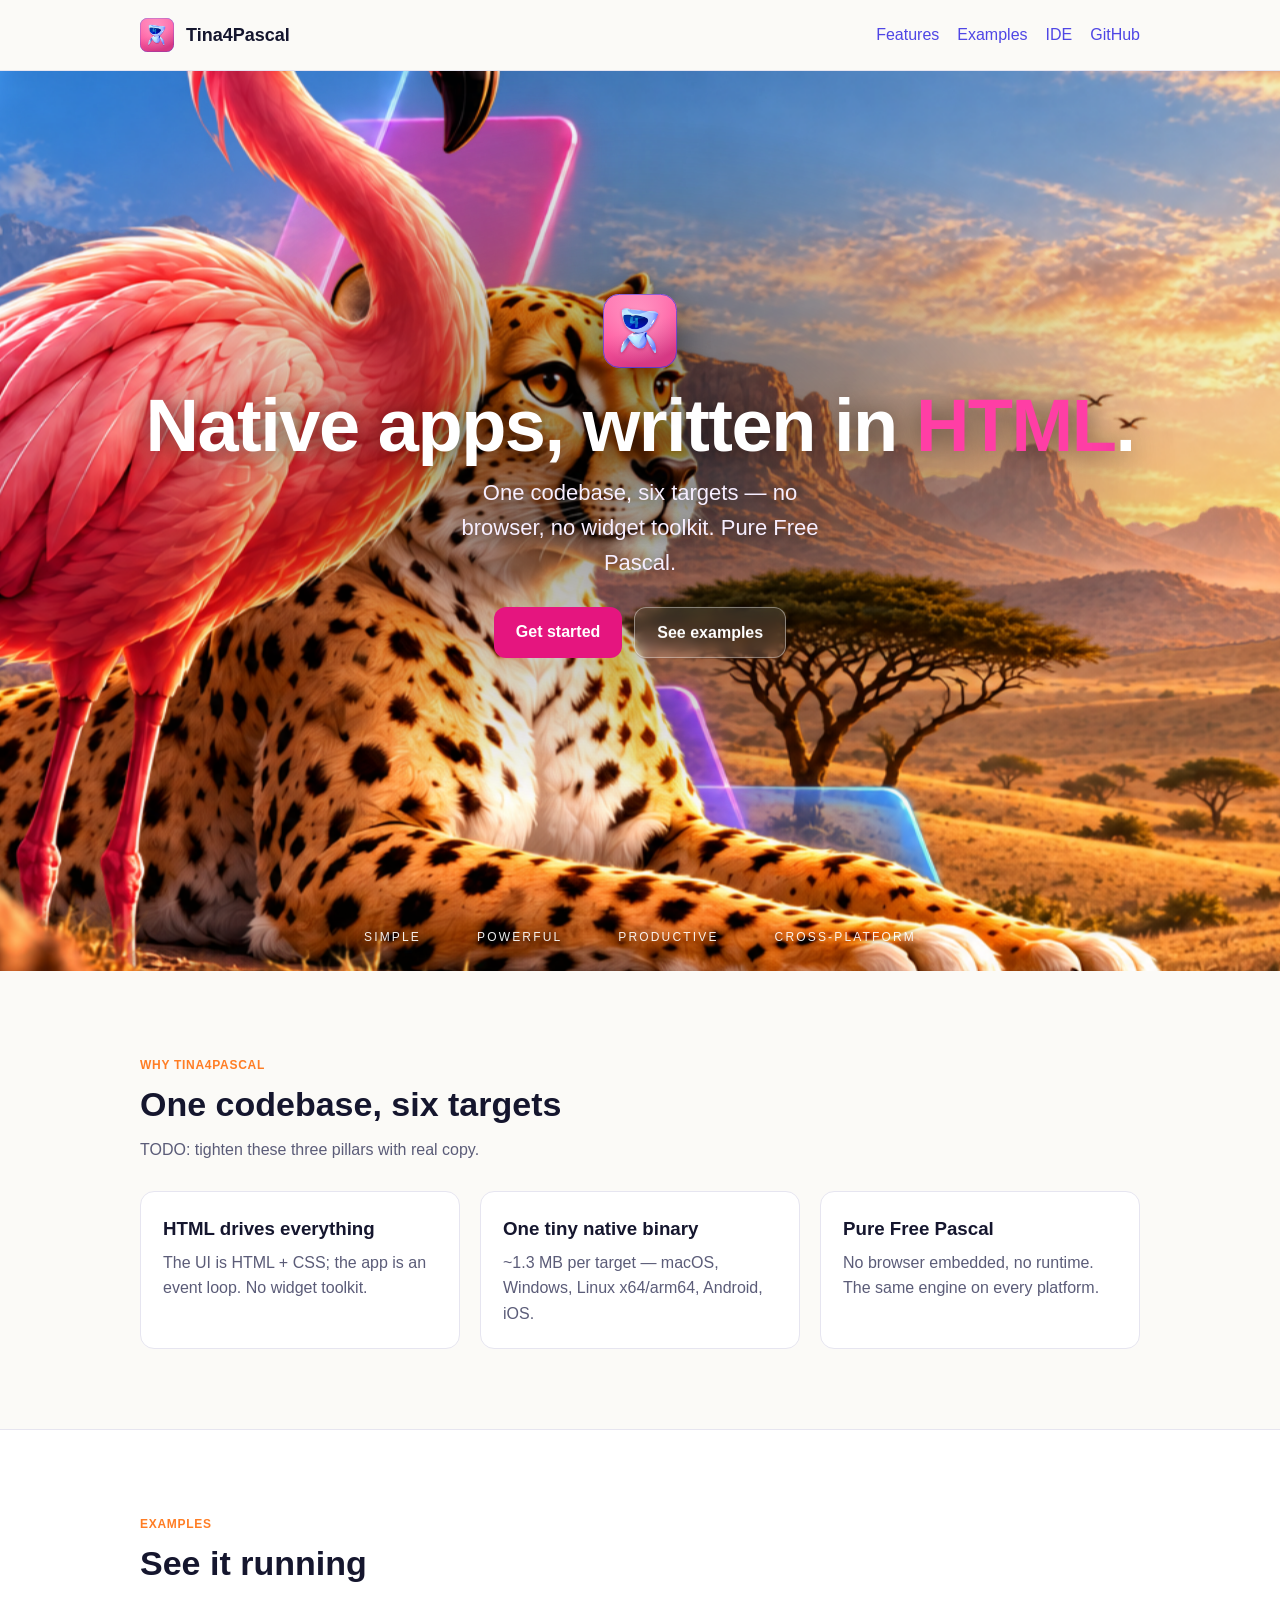
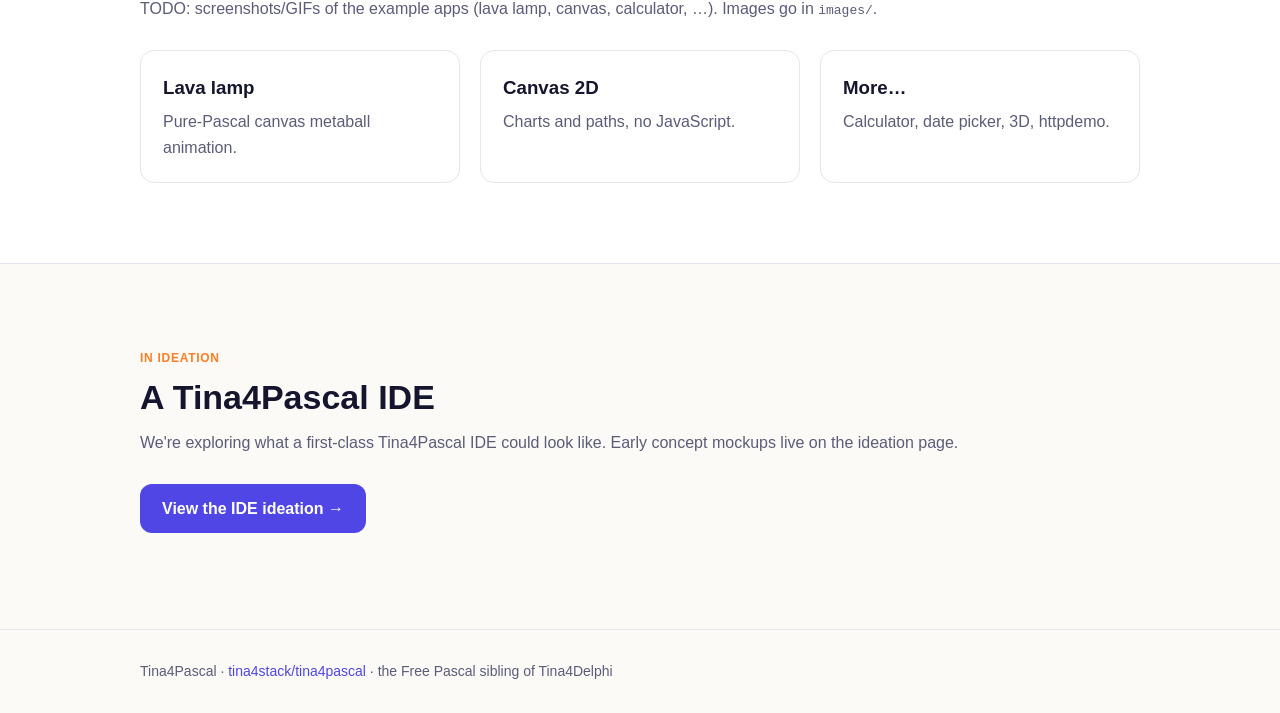
<file: website/index.html>
<!doctype html>
<html lang="en">
<head>
  <meta charset="utf-8">
  <meta name="viewport" content="width=device-width, initial-scale=1">
  <title>Tina4Pascal — HTML-driven native apps in Free Pascal</title>
  <meta name="description" content="Tina4Pascal builds HTML-driven native apps in Free Pascal — one codebase, six targets, no browser, no widget toolkit.">
  <link rel="icon" href="images/tina4pascal-logo.png">
  <link rel="stylesheet" href="css/styles.css">
</head>
<body>

  <!-- SCAFFOLD: structure + placeholder copy. Design/content TBD (let's chat). -->

  <header class="site">
    <div class="wrap">
      <img src="images/tina4pascal-logo.svg" alt="Tina4Pascal logo">
      <span class="name">Tina4Pascal</span>
      <nav>
        <a href="#features">Features</a>
        <a href="#examples">Examples</a>
        <a href="ide/">IDE</a>
        <a href="https://github.com/tina4stack/tina4pascal">GitHub</a>
      </nav>
    </div>
  </header>

  <main>
    <!-- PARALLAX HERO: 7 depth layers (sunset savanna) move at different rates on
         scroll + mouse. Layers 00 (far sky) → 06 (near foreground) sit behind the
         copy; the dark centre keeps the headline legible. -->
    <section class="phero">
      <div class="phero-stage" id="phero-stage" aria-hidden="true">
        <img class="player" data-depth="0.00" src="images/Parallax%20-%2000.png" alt="">
        <img class="player" data-depth="0.05" src="images/Parallax%20-%2001.png" alt="">
        <img class="player" data-depth="0.10" src="images/Parallax%20-%2002.png" alt="">
        <img class="player" data-depth="0.16" src="images/Parallax%20-%2003.png" alt="">
        <img class="player" data-depth="0.23" src="images/Parallax%20-%2005.png" alt=""><!-- cheetah -->
        <img class="player" data-depth="0.31" src="images/Parallax%20-%2004.png" alt=""><!-- flamingo: painted last = in front of the cheetah -->
        <img class="player" data-depth="0.42" src="images/Parallax%20-%2006.png" alt="">
      </div>

      <div class="phero-copy">
        <img class="phero-logo" src="images/tina4pascal-logo.svg" alt="Tina4Pascal">
        <h1>Native apps, written in <span class="hl">HTML</span>.</h1>
        <p class="lead">One codebase, six targets — no browser, no widget toolkit. Pure Free Pascal.</p>
        <p class="cta">
          <a class="btn btn-magenta" href="https://github.com/tina4stack/tina4pascal">Get started</a>
          <a class="btn btn-glass" href="#examples">See examples</a>
        </p>
      </div>

      <ul class="phero-rail" aria-hidden="true">
        <li>Simple</li><li>Powerful</li><li>Productive</li><li>Cross-platform</li>
      </ul>
    </section>

    <section id="features">
      <div class="wrap">
        <span class="pill">Why Tina4Pascal</span>
        <h2>One codebase, six targets</h2>
        <p class="sub">TODO: tighten these three pillars with real copy.</p>
        <div class="grid">
          <div class="card"><h3>HTML drives everything</h3><p>The UI is HTML + CSS; the app is an event loop. No widget toolkit.</p></div>
          <div class="card"><h3>One tiny native binary</h3><p>~1.3 MB per target — macOS, Windows, Linux x64/arm64, Android, iOS.</p></div>
          <div class="card"><h3>Pure Free Pascal</h3><p>No browser embedded, no runtime. The same engine on every platform.</p></div>
        </div>
      </div>
    </section>

    <section id="examples" style="background:var(--surface);border-block:1px solid var(--border)">
      <div class="wrap">
        <span class="pill">Examples</span>
        <h2>See it running</h2>
        <p class="sub">TODO: screenshots/GIFs of the example apps (lava lamp, canvas, calculator, …). Images go in <code>images/</code>.</p>
        <div class="grid">
          <div class="card"><h3>Lava lamp</h3><p>Pure-Pascal canvas metaball animation.</p></div>
          <div class="card"><h3>Canvas 2D</h3><p>Charts and paths, no JavaScript.</p></div>
          <div class="card"><h3>More…</h3><p>Calculator, date picker, 3D, httpdemo.</p></div>
        </div>
      </div>
    </section>

    <section id="ide-teaser">
      <div class="wrap">
        <span class="pill">In ideation</span>
        <h2>A Tina4Pascal IDE</h2>
        <p class="sub">
          We're exploring what a first-class Tina4Pascal IDE could look like.
          Early concept mockups live on the ideation page.
        </p>
        <p><a class="btn" href="ide/">View the IDE ideation →</a></p>
      </div>
    </section>
  </main>

  <footer class="site">
    <div class="wrap">
      Tina4Pascal · <a href="https://github.com/tina4stack/tina4pascal">tina4stack/tina4pascal</a>
      · the Free Pascal sibling of Tina4Delphi
    </div>
  </footer>

  <script src="js/main.js"></script>
</body>
</html>
</file>
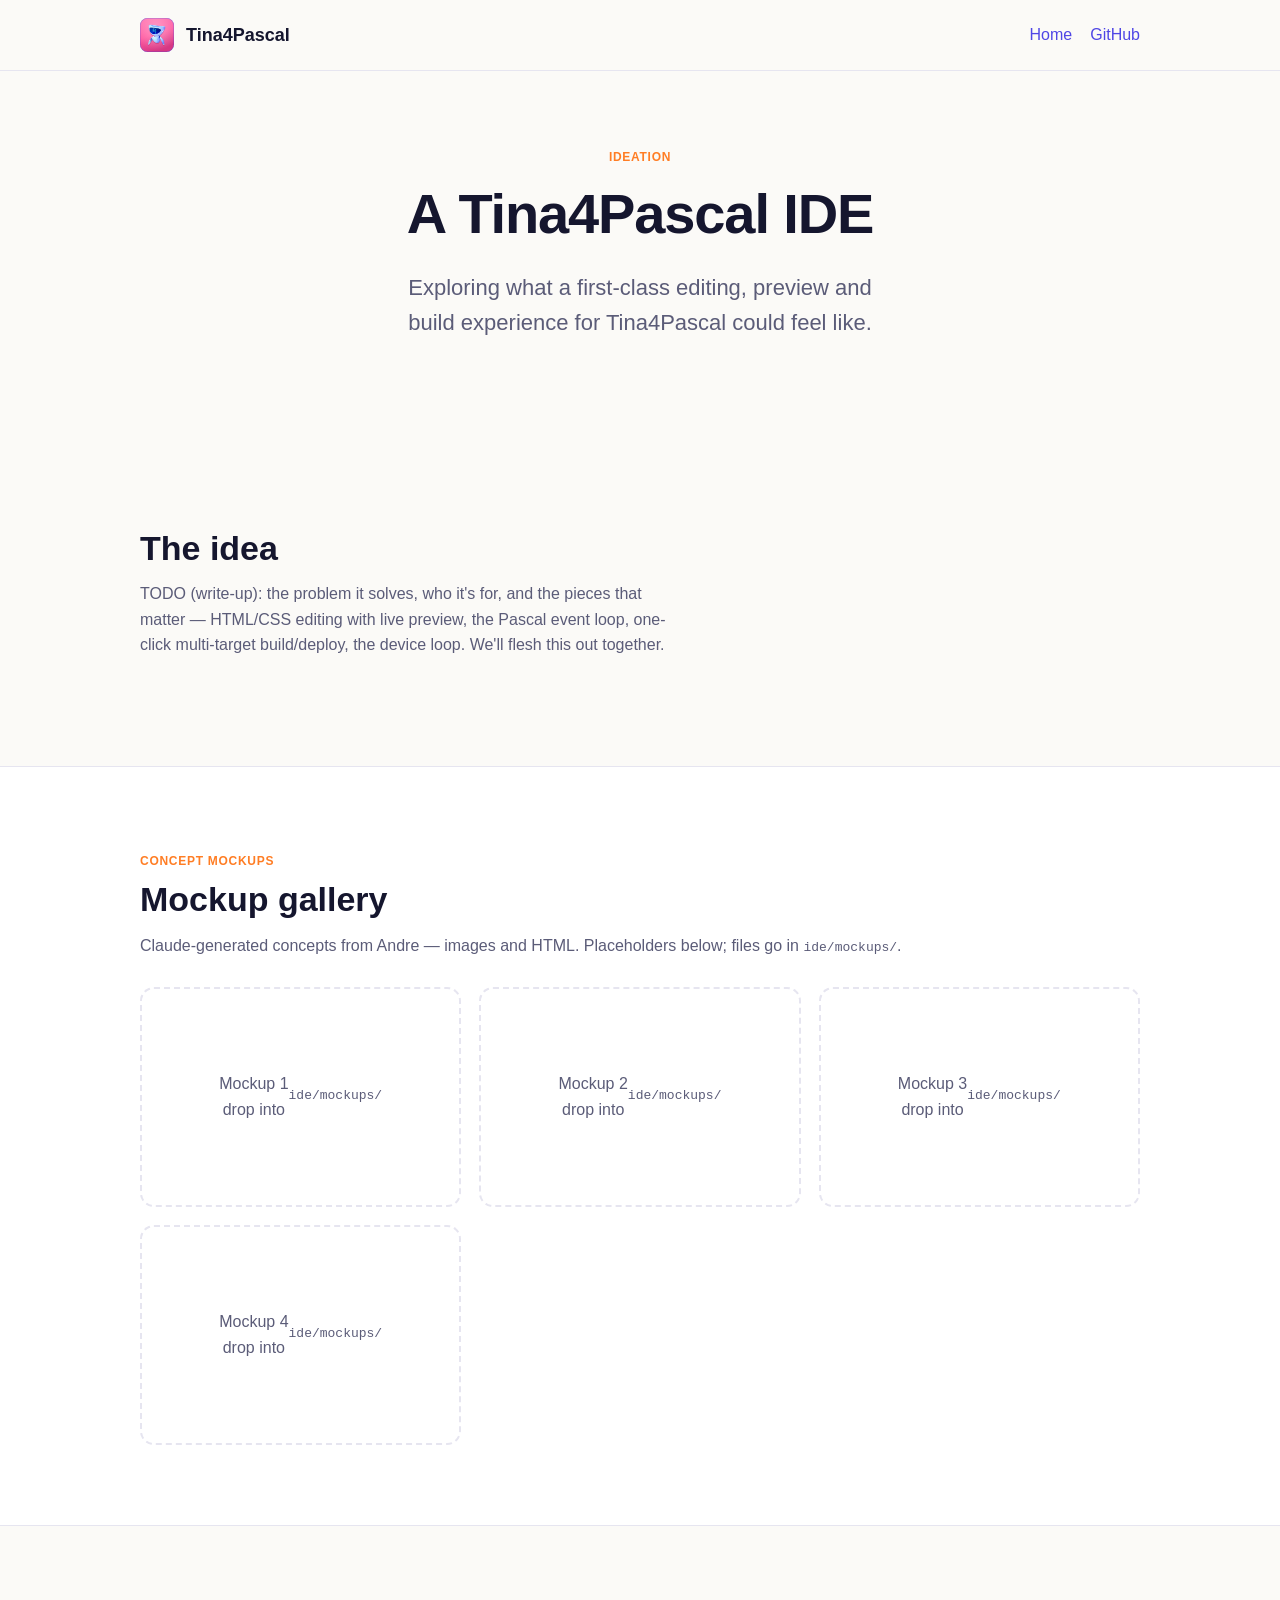
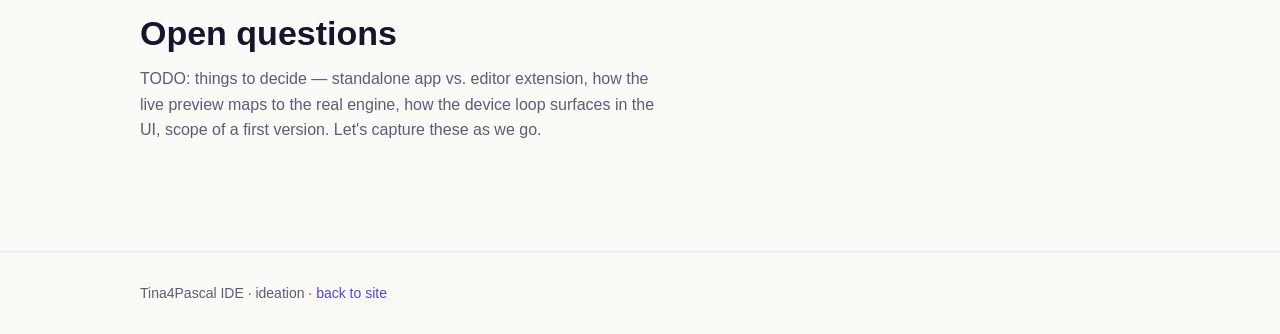
<file: website/ide/index.html>
<!doctype html>
<html lang="en">
<head>
  <meta charset="utf-8">
  <meta name="viewport" content="width=device-width, initial-scale=1">
  <title>Tina4Pascal IDE — ideation</title>
  <meta name="description" content="Early ideation and concept mockups for a Tina4Pascal IDE.">
  <link rel="icon" href="../images/tina4pascal-logo.png">
  <link rel="stylesheet" href="../css/styles.css">
</head>
<body>

  <header class="site">
    <div class="wrap">
      <img src="../images/tina4pascal-logo.svg" alt="Tina4Pascal logo">
      <span class="name">Tina4Pascal</span>
      <nav>
        <a href="../index.html">Home</a>
        <a href="https://github.com/tina4stack/tina4pascal">GitHub</a>
      </nav>
    </div>
  </header>

  <main>
    <section class="hero" style="padding-block:clamp(40px,8vw,72px)">
      <div class="wrap">
        <span class="pill">Ideation</span>
        <h1>A Tina4Pascal IDE</h1>
        <p class="lead">
          Exploring what a first-class editing, preview and build experience for
          Tina4Pascal could feel like.
        </p>
      </div>
    </section>

    <section id="concept">
      <div class="wrap">
        <h2>The idea</h2>
        <p class="sub" style="max-width:60ch">
          TODO (write-up): the problem it solves, who it's for, and the pieces
          that matter — HTML/CSS editing with live preview, the Pascal event
          loop, one-click multi-target build/deploy, the device loop. We'll flesh
          this out together.
        </p>
      </div>
    </section>

    <!-- ============================================================
         MOCKUP GALLERY — space reserved for Andre's Claude-generated mockups.
         The mockups (images AND HTML) live in context next to this page, in
         website/ide/mockups/ . To add one:
           1. drop the file into  website/ide/mockups/
           2. image  -> replace a .slot with a <figure><img src="mockups/FILE">
              HTML   -> link (<a href="mockups/FILE">) or <iframe src="mockups/FILE">
           (see the commented examples below)
         ============================================================ -->
    <section id="mockups" style="background:var(--surface);border-block:1px solid var(--border)">
      <div class="wrap">
        <span class="pill">Concept mockups</span>
        <h2>Mockup gallery</h2>
        <p class="sub">Claude-generated concepts from Andre — images and HTML. Placeholders below; files go in <code>ide/mockups/</code>.</p>

        <div class="mockups">

          <!-- Example: an image mockup (uncomment & point at a real file)
          <figure>
            <img src="mockups/01-editor-live-preview.png" alt="IDE editor concept">
            <figcaption>Editor + live preview — concept 1</figcaption>
          </figure>
          -->

          <!-- Example: an HTML mockup embedded (uncomment & point at a real file)
          <figure>
            <iframe src="mockups/editor.html" title="IDE editor mockup"
                    style="width:100%;height:420px;border:0"></iframe>
            <figcaption>Interactive mockup — <a href="mockups/editor.html">open full size</a></figcaption>
          </figure>
          -->

          <!-- MOCKUP SLOT -->
          <div class="slot">Mockup 1<br>drop into <code>ide/mockups/</code></div>
          <!-- MOCKUP SLOT -->
          <div class="slot">Mockup 2<br>drop into <code>ide/mockups/</code></div>
          <!-- MOCKUP SLOT -->
          <div class="slot">Mockup 3<br>drop into <code>ide/mockups/</code></div>
          <!-- MOCKUP SLOT -->
          <div class="slot">Mockup 4<br>drop into <code>ide/mockups/</code></div>

        </div>
      </div>
    </section>

    <section id="notes">
      <div class="wrap">
        <h2>Open questions</h2>
        <p class="sub" style="max-width:60ch">
          TODO: things to decide — standalone app vs. editor extension, how the
          live preview maps to the real engine, how the device loop surfaces in
          the UI, scope of a first version. Let's capture these as we go.
        </p>
      </div>
    </section>
  </main>

  <footer class="site">
    <div class="wrap">
      Tina4Pascal IDE · ideation · <a href="../index.html">back to site</a>
    </div>
  </footer>

  <script src="../js/main.js"></script>
</body>
</html>
</file>
<file: website/css/styles.css>
/* Tina4Pascal website — base styles & design tokens.
   SCAFFOLD: tokens are a sensible starting point, not final brand decisions.
   We'll refine the palette/type once the design direction is agreed. */

:root {
  /* brand (indigo, from the app palette) */
  --brand:        #4f46e5;
  --brand-ink:    #3a32c4;
  --accent:       #ff7d24;   /* lava-lamp orange, a warm counterpoint */

  /* light theme */
  --bg:           #fbfaf7;
  --surface:      #ffffff;
  --border:       #e6e5f0;
  --text:         #15162e;
  --muted:        #5b5c78;

  --maxw:         1080px;
  --radius:       14px;
  --gap:          clamp(16px, 4vw, 40px);
  --font: -apple-system, BlinkMacSystemFont, "Segoe UI", Roboto, Helvetica, Arial, sans-serif;
  --mono: ui-monospace, SFMono-Regular, "SF Mono", Menlo, Consolas, monospace;
}

@media (prefers-color-scheme: dark) {
  :root:not([data-theme="light"]) {
    --bg:      #0b0710;
    --surface: #161226;
    --border:  #2a1c44;
    --text:    #e7d8ff;
    --muted:   #9b8bc0;
  }
}
:root[data-theme="dark"] {
  --bg:      #0b0710;
  --surface: #161226;
  --border:  #2a1c44;
  --text:    #e7d8ff;
  --muted:   #9b8bc0;
}

* { box-sizing: border-box; }
html { scroll-behavior: smooth; }
body {
  margin: 0;
  font-family: var(--font);
  color: var(--text);
  background: var(--bg);
  line-height: 1.6;
}

.wrap { max-width: var(--maxw); margin: 0 auto; padding: 0 var(--gap); }

a { color: var(--brand); text-decoration: none; }
a:hover { text-decoration: underline; }

/* header */
header.site { padding: 18px 0; border-bottom: 1px solid var(--border); }
header.site .wrap { display: flex; align-items: center; gap: 12px; }
header.site img { width: 34px; height: 34px; }
header.site .name { font-weight: 700; font-size: 18px; }
header.site nav { margin-left: auto; display: flex; gap: 18px; }

/* hero */
.hero { padding: clamp(48px, 10vw, 110px) 0; text-align: center; }
.hero h1 { font-size: clamp(32px, 6vw, 56px); margin: 0 0 12px; letter-spacing: -0.02em; }
.hero p.lead { font-size: clamp(17px, 2.4vw, 22px); color: var(--muted); max-width: 40ch; margin: 0 auto 28px; }
.btn {
  display: inline-block; padding: 12px 22px; border-radius: 12px;
  font-weight: 600; background: var(--brand); color: #fff;
}
.btn:hover { background: var(--brand-ink); text-decoration: none; }
.btn.ghost { background: transparent; color: var(--text); border: 1px solid var(--border); }

/* feature grid */
.grid { display: grid; gap: 20px; grid-template-columns: repeat(auto-fit, minmax(240px, 1fr)); }
.card {
  background: var(--surface); border: 1px solid var(--border);
  border-radius: var(--radius); padding: 22px;
}
.card h3 { margin: 0 0 6px; }
.card p { margin: 0; color: var(--muted); }

section { padding: clamp(40px, 8vw, 80px) 0; }
section h2 { font-size: clamp(24px, 4vw, 34px); margin: 0 0 6px; }
section .sub { color: var(--muted); margin: 0 0 28px; }

.pill { display: inline-block; font-size: 12px; font-weight: 600; letter-spacing: .06em;
        text-transform: uppercase; color: var(--accent); }

/* IDE mockup gallery */
.mockups { display: grid; gap: 18px; grid-template-columns: repeat(auto-fit, minmax(300px, 1fr)); }
.mockups figure { margin: 0; background: var(--surface); border: 1px solid var(--border);
                  border-radius: var(--radius); overflow: hidden; }
.mockups img { width: 100%; height: auto; display: block; }
.mockups figcaption { padding: 12px 14px; color: var(--muted); font-size: 14px; }
.slot {
  display: flex; align-items: center; justify-content: center; text-align: center;
  min-height: 220px; border: 2px dashed var(--border); border-radius: var(--radius);
  color: var(--muted); padding: 20px;
}

footer.site { border-top: 1px solid var(--border); padding: 30px 0; color: var(--muted); font-size: 14px; }

/* ---- parallax hero ------------------------------------------------------ */
.phero {
  position: relative; height: 100vh; min-height: 620px;
  overflow: hidden; background: #0b0710; isolation: isolate;
}
.phero-stage { position: absolute; inset: 0; z-index: 0; }
/* layers are oversized + centred so parallax movement never exposes an edge */
.phero .player {
  position: absolute; top: 50%; left: 50%; width: 155%; height: 155%;
  object-fit: cover; transform: translate3d(-50%, -50%, 0); will-change: transform;
  pointer-events: none; user-select: none;
}
/* a subtle dark wash under the copy for legibility over bright sky */
.phero::after {
  content: ""; position: absolute; inset: 0; z-index: 4; pointer-events: none;
  background: radial-gradient(60% 55% at 50% 44%, rgba(0,0,0,.45), rgba(0,0,0,0) 70%);
}
.phero-copy {
  position: absolute; z-index: 5; left: 0; right: 0; top: 45%;
  transform: translateY(-50%); text-align: center; color: #fff;
  padding: 0 var(--gap);
}
.phero-logo { width: 74px; height: 74px; margin: 0 0 12px;
  filter: drop-shadow(0 8px 22px rgba(0,0,0,.55)); }
.phero-copy h1 {
  font-size: clamp(34px, 7vw, 74px); line-height: 1.02; margin: 0 0 12px;
  letter-spacing: -0.02em; text-shadow: 0 2px 26px rgba(0,0,0,.55);
}
.phero-copy h1 .hl { color: #ff3ea5; }  /* flamingo magenta, like the mockup's "4" */
.phero-copy .lead {
  font-size: clamp(16px, 2.4vw, 22px); color: #f6eeff; max-width: 32ch;
  margin: 0 auto 26px; text-shadow: 0 2px 16px rgba(0,0,0,.6);
}
.phero-copy .cta { margin: 0; display: flex; gap: 12px; justify-content: center; flex-wrap: wrap; }
.btn-magenta { background: #e5157f; color: #fff; }
.btn-magenta:hover { background: #c20f6b; text-decoration: none; }
.btn-glass {
  background: rgba(255,255,255,.12); color: #fff;
  border: 1px solid rgba(255,255,255,.4); backdrop-filter: blur(6px);
}
.btn-glass:hover { background: rgba(255,255,255,.22); text-decoration: none; }
.phero-rail {
  position: absolute; z-index: 5; left: 0; right: 0; bottom: 24px; margin: 0;
  padding: 0 var(--gap); list-style: none; display: flex; justify-content: center;
  gap: clamp(14px, 5vw, 56px); color: rgba(255,255,255,.92);
  font-size: 12px; letter-spacing: .18em; text-transform: uppercase;
}
.phero-rail li { text-shadow: 0 1px 10px rgba(0,0,0,.65); }
@media (prefers-reduced-motion: reduce) {
  .phero .player { transform: translate3d(-50%, -50%, 0) !important; }
}
</file>
